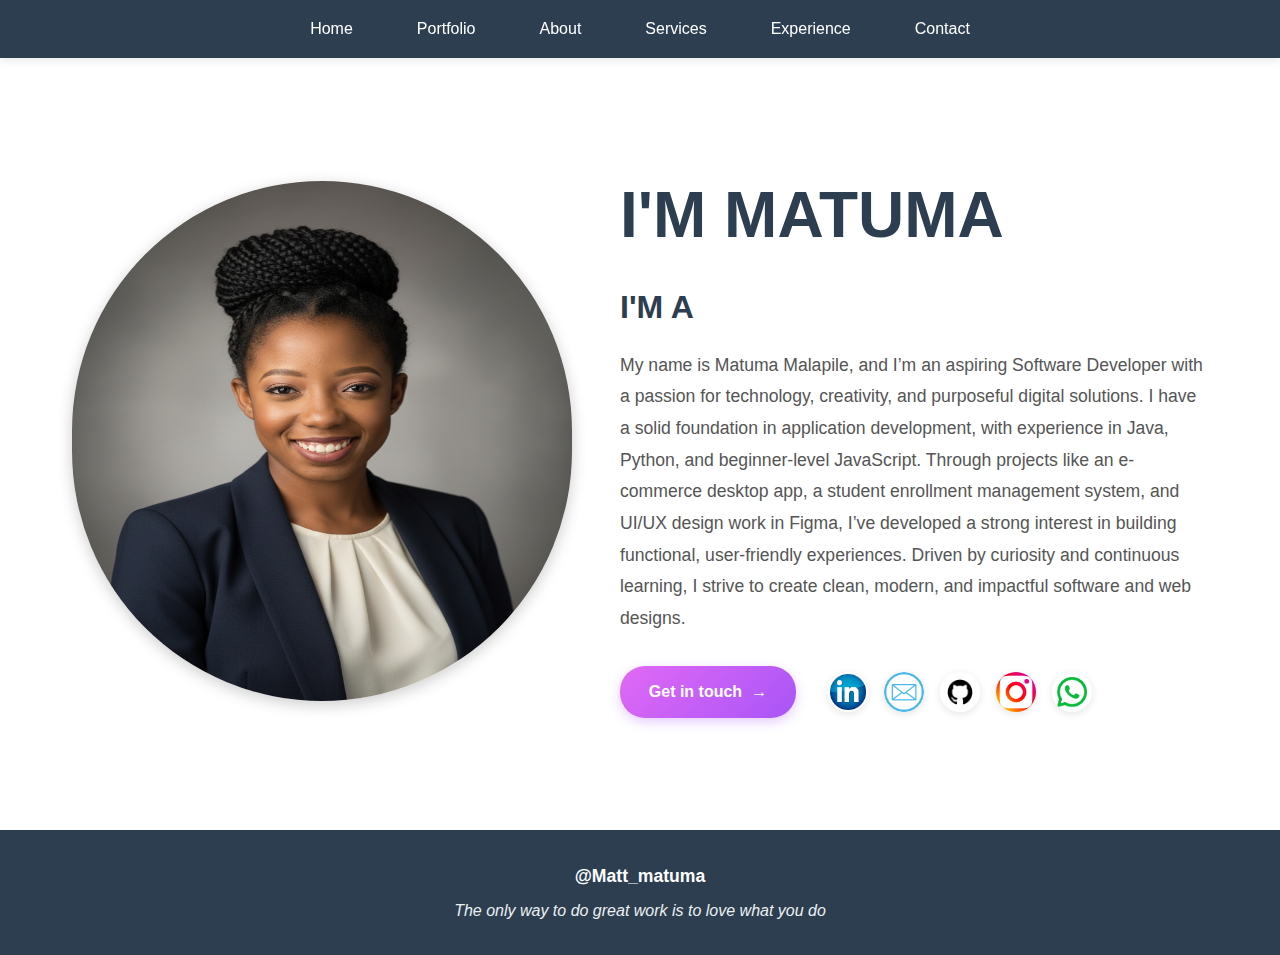
<file: index.html>
<!DOCTYPE html>
<html lang=""en">
<head>
    <meta charset="UTF-8">
    <meta name="viewport" content="width= device-width initial-scale = 1.0">
    <title> MY PORTFOLIO</title>
    <link rel="stylesheet" href="style.css">
</head>
<body>
    <nav>
        <ul>
            <li><a href="index.html">Home</a></li>
            <li><a href="Portfolio.html">Portfolio</a></li>
            <li><a href="about.html">About</a></li>
            <li><a href="services.html">Services</a></li>
            <li><a href="Experience.html">Experience</a></li>
            <li><a href="contact.html">Contact</a></li>
        </ul>
    </nav>

    <div>
        <img src="/images/me.png" style="width:500px;height:520px;">
    
    
     <main> 
        <h1>I'M MATUMA</h1>
        <h2>I'M A <span class="animated-text"></span></h2>
        <p1> My name is Matuma Malapile, and I’m an aspiring Software Developer with a passion for technology, 
            creativity, and purposeful digital solutions. I have a solid foundation in application development, with experience in Java, 
            Python, and beginner-level JavaScript. Through projects like an e-commerce desktop app, a student enrollment 
            management system, and UI/UX design work in Figma, I’ve developed a strong interest in building functional, user-friendly experiences. 
            Driven by curiosity and continuous learning, I strive to create clean, modern, and impactful software and web designs.</p1>
          
       
            <div class="social-icons-container">
                <h3>Get in touch</h3>
                <a href="https://www.linkedin.com/in/matuma-malapile-b3aa69199" target="_blank">
                    <img src="/images/in.png" alt="LinkedIn" width="40">
                </a>
                
                <a href="mailto:matumamalapile@gmail.com" target="_blank">
                    <img src="/images/email.png" alt="Email" width="40">
                </a>
                
                <a href="https://github.com/MatumaMalapile" target="_blank">
                    <img src="/images/github.png" alt="GitHub" width="40">
                </a>
                
                <a href="https://www.instagram.com/YOUR_USERNAME" target="_blank">
                    <img src="/images/insta.png" alt="Instagram" width="40">
                </a>
                
                <a href="https://whatsapp.com/dl/" target="_blank">
                    <img src="/images/whats.png" alt="WhatsApp" width="40">
                </a>
            </div>
        </div>

    </main>
<footer>
    <p1>@Matt_matuma</p1>
    <p2>The only way to do great work is to love what you do</p2>
</footer>
</body>
</html>
</file>
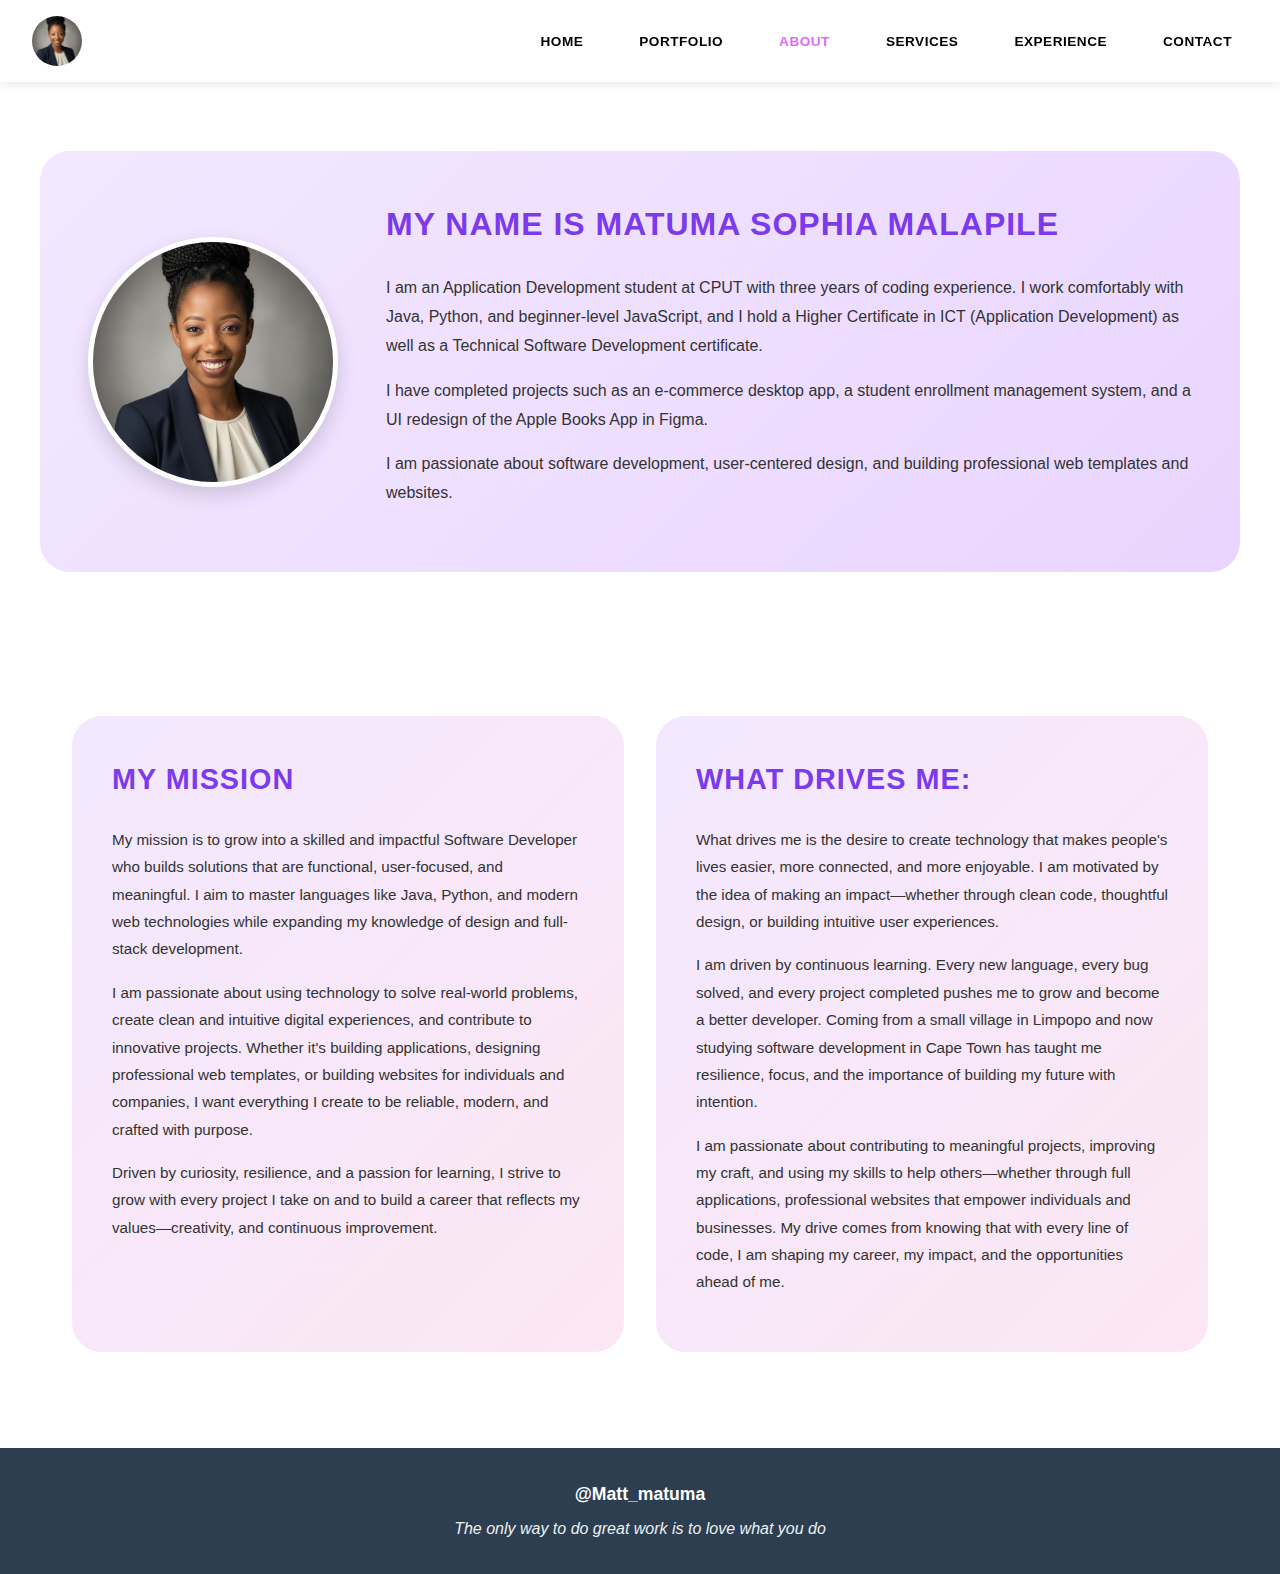
<file: about.html>
<!DOCTYPE html>
<html lang="en">
<head>
    <meta charset="UTF-8">
    <meta name="viewport" content="width=device-width, initial-scale=1.0">
    <title>About - MY PORTFOLIO</title>
    <link rel="stylesheet" href="style.css">
</head>
<body>
    <nav class="portfolio-nav"> 
        <img src="/images/me.png" alt="Profile Picture">
        <ul>
            <li><a href="index.html">HOME</a></li>
            <li><a href="Portfolio.html">PORTFOLIO</a></li>
            <li><a href="about.html" class="active">ABOUT</a></li>
            <li><a href="services.html">SERVICES</a></li>
            <li><a href="Experience.html">EXPERIENCE</a></li>
            <li><a href="contact.html">CONTACT</a></li>
        </ul>
    </nav>

    <br>
    <br>
        <!-- About Header Section -->
        <div class="about-header">
            <img src="/images/me.png" alt="Matuma Sophia Malapile" class="about-header-image">
            <div class="about-header-content">
                <h1>My Name is Matuma Sophia Malapile</h1>
                <p>
                    I am an Application Development student at CPUT with three years of coding 
                    experience. I work comfortably with Java, Python, and beginner-level JavaScript, and I 
                    hold a Higher Certificate in ICT (Application Development) as well as a Technical 
                    Software Development certificate.
                </p>
                <p>
                    I have completed projects such as an e-commerce desktop app, a student 
                    enrollment management system, and a UI redesign of the Apple Books App in 
                    Figma.
                </p>
                <p>
                    I am passionate about software development, user-centered design, and building 
                    professional web templates and websites.
                </p>
            </div>
        </div>
    <div class="about-container">
        <div class="about-sections">
            <div class="about-section">
                <h2>My Mission</h2>
                <p>
                    My mission is to grow into a skilled and impactful Software Developer who builds 
                    solutions that are functional, user-focused, and meaningful. I aim to master languages 
                    like Java, Python, and modern web technologies while expanding my knowledge of design 
                    and full-stack development.
                </p>
                <p>
                    I am passionate about using technology to solve real-world problems, create clean and 
                    intuitive digital experiences, and contribute to innovative projects. Whether it's building 
                    applications, designing professional web templates, or building websites for individuals 
                    and companies, I want everything I create to be reliable, modern, and crafted with purpose.
                </p>
                <p>
                    Driven by curiosity, resilience, and a passion for learning, I strive to grow with every 
                    project I take on and to build a career that reflects my values—creativity, and continuous 
                    improvement.
                </p>
            </div>

            
            <div class="about-section">
                <h2>What Drives Me:</h2>
                <p>
                    What drives me is the desire to create technology that makes people's lives easier, more 
                    connected, and more enjoyable. I am motivated by the idea of making an impact—whether 
                    through clean code, thoughtful design, or building intuitive user experiences.
                </p>
                <p>
                    I am driven by continuous learning. Every new language, every bug solved, and every project 
                    completed pushes me to grow and become a better developer. Coming from a small village in 
                    Limpopo and now studying software development in Cape Town has taught me resilience, focus, 
                    and the importance of building my future with intention.
                </p>
                <p>
                    I am passionate about contributing to meaningful projects, improving my craft, and using my 
                    skills to help others—whether through full applications, professional websites that empower 
                    individuals and businesses. My drive comes from knowing that with every line of code, I am 
                    shaping my career, my impact, and the opportunities ahead of me.
                </p>
            </div>
        </div>
    </div>

    <footer>
        <p1>@Matt_matuma</p1>
        <p2>The only way to do great work is to love what you do</p2>
    </footer>

</body>
</html>
</file>
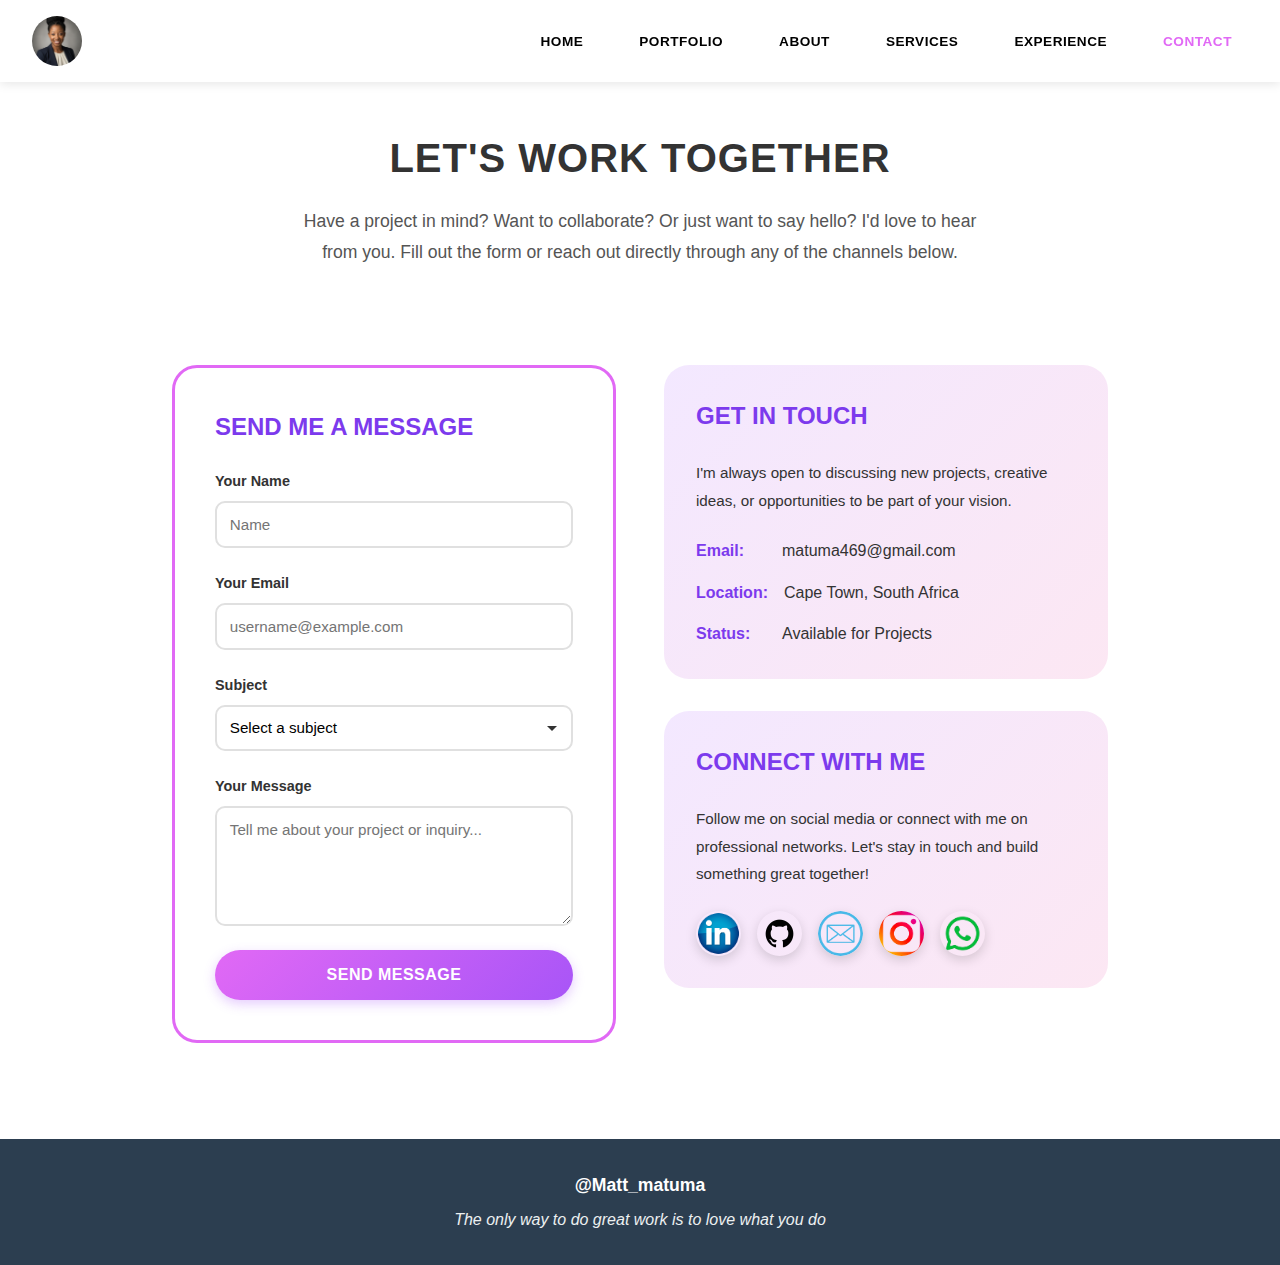
<file: contact.html>
<!DOCTYPE html>
<html lang="en">
<head>
    <meta charset="UTF-8">
    <meta name="viewport" content="width=device-width, initial-scale=1.0">
    <title>Contact - MY PORTFOLIO</title>
    <link rel="stylesheet" href="style.css">
    <style>
        /* Success Message Popup */
        .success-popup {
            display: none;
            position: fixed;
            top: 50%;
            left: 50%;
            transform: translate(-50%, -50%);
            background: linear-gradient(135deg, #e169f5, #a855f7);
            color: white;
            padding: 2rem 3rem;
            border-radius: 20px;
            box-shadow: 0 10px 40px rgba(0, 0, 0, 0.3);
            z-index: 1000;
            text-align: center;
            animation: slideIn 0.3s ease-out;
        }

        .success-popup.show {
            display: block;
        }

        .success-popup h3 {
            font-size: 1.5rem;
            margin-bottom: 0.5rem;
        }

        .success-popup p {
            font-size: 1rem;
            opacity: 0.9;
        }

        .success-popup .checkmark {
            font-size: 3rem;
            margin-bottom: 1rem;
        }

        @keyframes slideIn {
            from {
                transform: translate(-50%, -60%);
                opacity: 0;
            }
            to {
                transform: translate(-50%, -50%);
                opacity: 1;
            }
        }

        /* Overlay for popup */
        .popup-overlay {
            display: none;
            position: fixed;
            top: 0;
            left: 0;
            width: 100%;
            height: 100%;
            background: rgba(0, 0, 0, 0.5);
            z-index: 999;
        }

        .popup-overlay.show {
            display: block;
        }
    </style>
</head>
<body>
    <nav class="portfolio-nav"> 
        <img src="/images/me.png" alt="Profile Picture">
        <ul>
            <li><a href="index.html">HOME</a></li>
            <li><a href="Portfolio.html">PORTFOLIO</a></li>
            <li><a href="about.html">ABOUT</a></li>
            <li><a href="services.html">SERVICES</a></li>
            <li><a href="Experience.html">EXPERIENCE</a></li>
            <li><a href="contact.html" class="active">CONTACT</a></li>
        </ul>
    </nav>

   <br>
        <!-- Contact Header -->
        <h1 class="contact-title">Let's Work Together</h1>
        <p class="contact-subtitle">
            Have a project in mind? Want to collaborate? Or just want to say hello? 
            I'd love to hear from you. Fill out the form or reach out directly through any of the channels below.
        </p>
        
     <div class="contact-container">
        <!-- Contact Content -->
        <div class="contact-content">
            <!-- Contact Form -->
            <div class="contact-form-section">
                <h2>Send Me a Message</h2>
                <form class="contact-form" id="contactForm" action="https://formspree.io/f/YOUR_FORM_ID" method="POST">
                    <div class="form-group">
                        <label for="name">Your Name</label>
                        <input type="text" id="name" name="name" placeholder="Name" required>
                    </div>

                    <div class="form-group">
                        <label for="email">Your Email</label>
                        <input type="email" id="email" name="email" placeholder="username@example.com" required>
                    </div>

                    <div class="form-group">
                        <label for="subject">Subject</label>
                        <select id="subject" name="subject" required>
                            <option value="" disabled selected>Select a subject</option>
                            <option value="query">General Query</option>
                            <option value="ui-ux-design">UI/UX Design Services</option>
                            <option value="web-development">Web Development Services</option>
                            <option value="app-development">Application Development Services</option>
                            <option value="business-branding">Business Branding Services</option>
                        </select>
                    </div>

                    <div class="form-group">
                        <label for="message">Your Message</label>
                        <textarea id="message" name="message" placeholder="Tell me about your project or inquiry..." required></textarea>
                    </div>

                    <button type="submit" class="submit-btn">Send Message</button>
                </form>
            </div>

            <!-- Contact Info -->
            <div class="contact-info-section">
                <!-- Contact Details Card -->
                <div class="contact-info-card">
                    <h2>Get In Touch</h2>
                    <p>
                        I'm always open to discussing new projects, creative ideas, or opportunities to be part of your vision.
                    </p>
                    <div class="contact-details">
                        <div class="contact-detail-item">
                            <strong>Email:</strong>
                            <a href="mailto:matuma469@gmail.com">matuma469@gmail.com</a>
                        </div>
                        <div class="contact-detail-item">
                            <strong>Location:</strong>
                            <span>Cape Town, South Africa</span>
                        </div>
                        <div class="contact-detail-item">
                            <strong>Status:</strong>
                            <span>Available for Projects</span>
                        </div>
                    </div>
                </div>

                <!-- Social Media Card -->
                <div class="contact-info-card">
                    <h2>Connect With Me</h2>
                    <p>
                        Follow me on social media or connect with me on professional networks. 
                        Let's stay in touch and build something great together!
                    </p>
                    <div class="contact-social-links">
                        <a href="https://www.linkedin.com/in/matuma-malapile-b3aa69199" target="_blank" title="LinkedIn">
                            <img src="/images/in.png" alt="LinkedIn">
                        </a>
                        <a href="https://github.com/MatumaMalapile" target="_blank" title="GitHub">
                            <img src="/images/github.png" alt="GitHub">
                        </a>
                        <a href="https://mail.google.com/mail/u/0/#inbox" target="_blank" title="Email">
                            <img src="/images/email.png" alt="Email">
                        </a>
                        <a href="https://www.instagram.com/YOUR_USERNAME" target="_blank" title="Instagram">
                            <img src="/images/insta.png" alt="Instagram">
                        </a>
                        <a href="https://whatsapp.com/dl/" target="_blank" title="WhatsApp">
                            <img src="/images/whats.png" alt="WhatsApp">
                        </a>
                    </div>
                </div>
            </div>
        </div>
    </div>

    <!-- Success Popup -->
    <div class="popup-overlay" id="popupOverlay"></div>
    <div class="success-popup" id="successPopup">
        <div class="checkmark">✓</div>
        <h3>Message Sent Successfully!</h3>
        <p>Thank you for reaching out. I'll get back to you soon.</p>
    </div>

    <footer>
        <p1>@Matt_matuma</p1>
        <p2>The only way to do great work is to love what you do</p2>
    </footer>

    <script>
        const form = document.getElementById('contactForm');
        const successPopup = document.getElementById('successPopup');
        const popupOverlay = document.getElementById('popupOverlay');

        form.addEventListener('submit', async function(e) {
            e.preventDefault();
            
            const formData = new FormData(form);
            
            try {
                const response = await fetch(form.action, {
                    method: 'POST',
                    body: formData,
                    headers: {
                        'Accept': 'application/json'
                    }
                });

                if (response.ok) {
                    // Clear the form
                    form.reset();
                    
                    // Show success popup
                    popupOverlay.classList.add('show');
                    successPopup.classList.add('show');
                    
                    // Hide popup after 3 seconds
                    setTimeout(() => {
                        popupOverlay.classList.remove('show');
                        successPopup.classList.remove('show');
                    }, 3000);
                } else {
                    alert('Oops! There was a problem sending your message. Please try again or email me directly.');
                }
            } catch (error) {
                alert('Oops! There was a problem sending your message. Please try again or email me directly.');
            }
        });

        // Close popup when clicking overlay
        popupOverlay.addEventListener('click', function() {
            popupOverlay.classList.remove('show');
            successPopup.classList.remove('show');
        });
    </script>

</body>
</html>
</file>
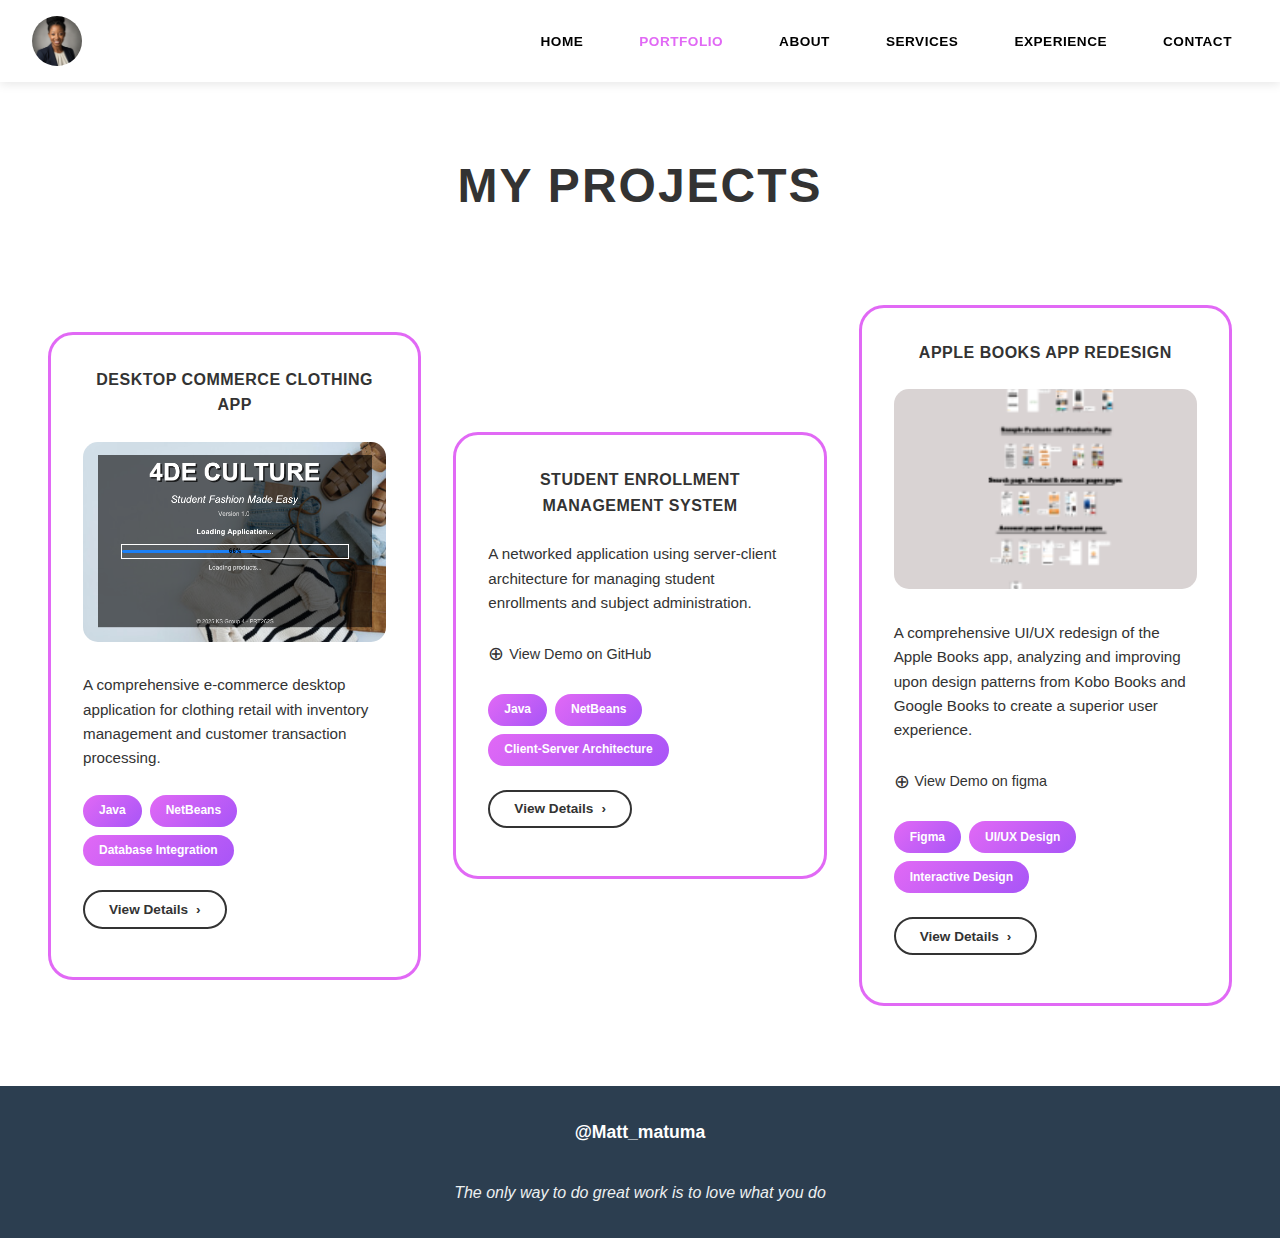
<file: Portfolio.html>
<!DOCTYPE html>
<html lang="en">
    <head>
        <meta charset="UTF-8">
        <meta name="viewport" content="width=device-width, initial-scale=1.0">
        <title>MY PORTFOLIO</title>
        <link rel="stylesheet" href="style.css">
    </head>
    
    <body>
        <nav class="portfolio-nav"> 
            <img src="/images/me.png" alt="Profile Picture">
            <ul>
                <li><a href="index.html">HOME</a></li>
                <li><a href="Portfolio.html" class="active">PORTFOLIO</a></li>
                <li><a href="about.html">ABOUT</a></li>
                <li><a href="services.html">SERVICES</a></li>
                <li><a href="Experience.html">EXPERIENCE</a></li>
                <li><a href="contact.html">CONTACT</a></li>
            </ul>
        </nav>
        
        
        <h1 class="portfolio-title">MY PROJECTS</h1>
        
        <div class="projects-grid">
            <!-- Project 1 -->
             
            <div class="project-card">
                <h3>Desktop Commerce Clothing App</h3>
                <img src="/images/4DE.png" class="project-image" alt="4DE Culture App">
                <p class="project-description">
                    A comprehensive e-commerce desktop application for clothing
                    retail with inventory management and customer transaction
                    processing.
                </p>
                <div class="tech-tags">
                    <span class="tech-tag">Java</span>
                    <span class="tech-tag">NetBeans</span>
                    <span class="tech-tag">Database Integration</span>
                </div>
                
                <button class="view-details-btn" onclick="toggleDetails(this)">
                    View Details <span class="arrow">›</span>
                </button>
                
                <!-- Expandable Details Section -->
                 
                <div class="project-details">
                    <div class="details-content">
                        <h4>Key Features:</h4>
                        
                        <ul>
                            <li>Product catalog management</li>
                            <li>Shopping cart functionality</li>
                            <li>Inventory tracking system</li>
                            <li>User authentication</li>
                            <li>Transaction processing</li>
                            <li>Sales reporting and analytics</li>
                         </ul>
                    </div>
                </div>
            </div>
            
            <!-- Project 2 -->
             <div class="project-card">
                <h3>Student Enrollment Management System</h3>
                <p class="project-description">
                    A networked application using server-client architecture for managing 
                    student enrollments and subject administration.
                </p>
                
                <a href="https://github.com/MatumaMalapile/ADP-PROJECT/tree/master/src/main/java/Connection" target="_blank" class="view-demo">View Demo on GitHub</a>
                <div class="tech-tags">
                    <span class="tech-tag">Java</span>
                    <span class="tech-tag">NetBeans</span>
                    <span class="tech-tag">Client-Server Architecture</span>
                </div>
                
                <button class="view-details-btn" onclick="toggleDetails(this)">
                    View Details <span class="arrow">›</span>
                </button>
                
                <!-- Expandable Details Section -->
                 
                <div class="project-details">
                    <div class="details-content">
                        <h4>Key Features:</h4>
                        <ul>
                            <li>Multi-client server architecture</li>
                            <li>Student enrollment processing</li>
                            <li>Admin dashboard for student management</li>
                            <li>Subject creation and management</li>
                            <li>Role-based access control</li>
                            <li>Real-time data synchronization</li>
                        </ul>
                    </div>
                </div>
            </div>
            
            <!-- Project 3 -->
             
            <div class="project-card">
                <h3>Apple Books App Redesign</h3>
                <img src="/images/design.png" class="project-image" alt="Apple Books Redesign">
                <p class="project-description">
                    A comprehensive UI/UX redesign of the Apple Books app, 
                    analyzing and improving upon design patterns from Kobo Books 
                    and Google Books to create a superior user experience.
                </p>
                
                <a href="https://www.figma.com/proto/zR8wRjkbwIqcX09EwcoDTL/Group-wireframes-project?node-id=429-344&starting-point-node-id=643%3A616" target="_blank" 
                    class="view-demo">View Demo on figma</a>
                <div class="tech-tags">
                    <span class="tech-tag">Figma</span>
                    <span class="tech-tag">UI/UX Design</span>
                    <span class="tech-tag">Interactive Design</span>
                </div>
                
                <button class="view-details-btn" onclick="toggleDetails(this)">
                    View Details <span class="arrow">›</span>
                </button>
                
                <!-- Expandable Details Section -->
                 
                <div class="project-details">
                    <div class="details-content">
                        <h4>Key Features:</h4>
                        <ul>
                            <li>Modern, intuitive interface design</li>
                            <li>Enhanced reading experience</li>
                            <li>Improved navigation and discovery</li>
                            <li>Custom library organization</li>
                            <li>Interactive prototypes</li>
                            <li>Accessibility-focused design</li>
                        </ul>
                    </div>
                </div>
            </div>
        </div>
        
        <footer>
            <p1>@Matt_matuma</p1>
            <br>
            <p2>The only way to do great work is to love what you do</p2>
        </footer>
        
        <script>
        function toggleDetails(button) {
            const card = button.closest('.project-card');
            const details = card.querySelector('.project-details');
            
            // Toggle the expanded class
            details.classList.toggle('expanded');
            button.classList.toggle('active');
            
            // Update button text
            if (details.classList.contains('expanded')) {
                button.innerHTML = 'Hide Details <span class="arrow">›</span>';
            } else {
                button.innerHTML = 'View Details <span class="arrow">›</span>';
            }
        }
        
        </script>

</body>
</html>
</file>
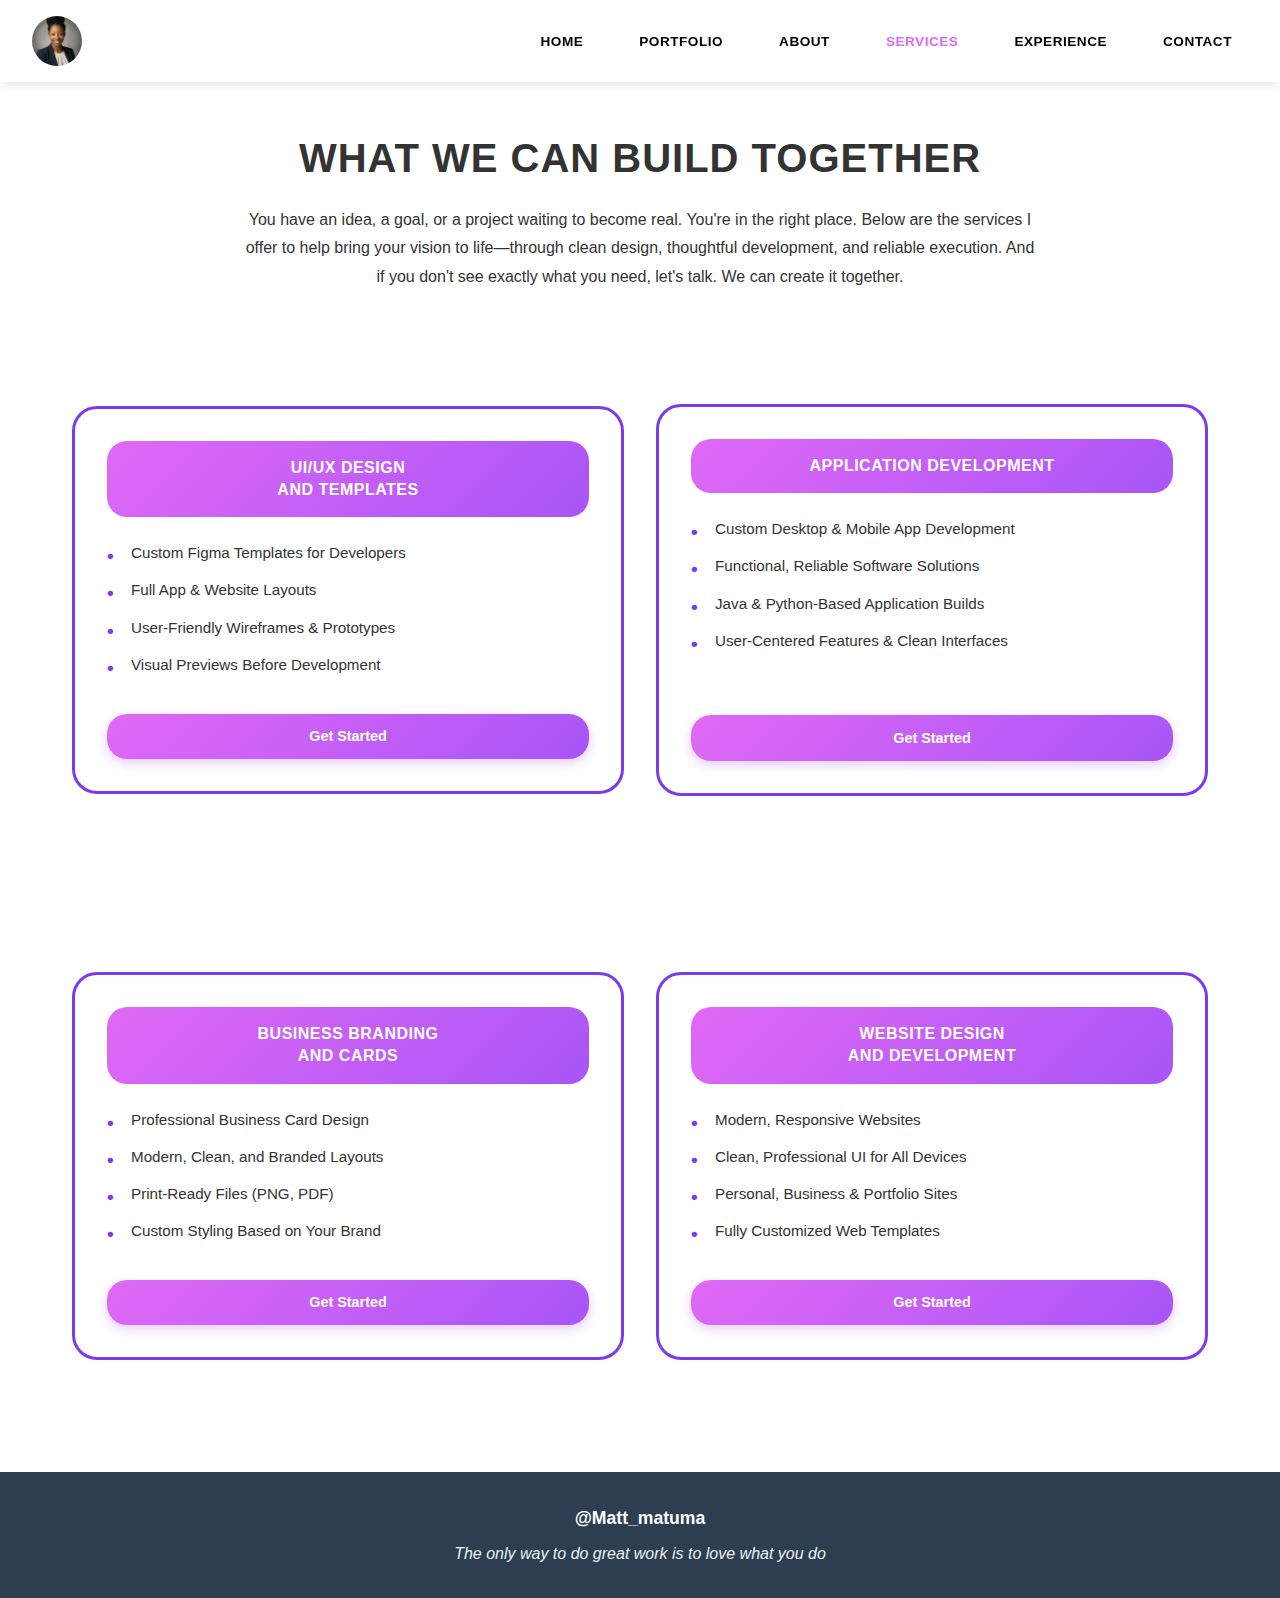
<file: services.html>
<!DOCTYPE html>
<html lang="en">
<head>
    <meta charset="UTF-8">
    <meta name="viewport" content="width=device-width, initial-scale=1.0">
    <title>Services - MY PORTFOLIO</title>
    <link rel="stylesheet" href="style.css">
</head>
<body>
    <nav class="portfolio-nav"> 
        <img src="/images/me.png" alt="Profile Picture">
        <ul>
            <li><a href="index.html">HOME</a></li>
            <li><a href="Portfolio.html">PORTFOLIO</a></li>
            <li><a href="about.html">ABOUT</a></li>
            <li><a href="services.html" class="active">SERVICES</a></li>
            <li><a href="Experience.html">EXPERIENCE</a></li>
            <li><a href="contact.html">CONTACT</a></li>
        </ul>
    </nav>
    <br>
        <h1 class="services-title">What We Can Build Together</h1>
        <p class="services-subtitle">
            You have an idea, a goal, or a project waiting to become real. You're in the right place. 
            Below are the services I offer to help bring your vision to life—through clean design, 
            thoughtful development, and reliable execution. And if you don't see exactly what you need, 
            let's talk. We can create it together.
        </p>

    
        <div class="services-grid">
            <!-- Service 1: UI/UX Design -->
            <div class="service-card">
                <div class="service-card-header">
                    <h3>UI/UX Design<br>and Templates</h3>
                </div>
                <ul class="service-features">
                    <li>Custom Figma Templates for Developers</li>
                    <li>Full App & Website Layouts</li>
                    <li>User-Friendly Wireframes & Prototypes</li>
                    <li>Visual Previews Before Development</li>
                </ul>
                <a href="contact.html" class="get-started-btn">Get Started</a>
            </div>

            <!-- Service 2: Application Development -->
            <div class="service-card">
                <div class="service-card-header">
                    <h3>Application Development</h3>
                </div>
                <ul class="service-features">
                    <li>Custom Desktop & Mobile App Development</li>
                    <li>Functional, Reliable Software Solutions</li>
                    <li>Java & Python-Based Application Builds</li>
                    <li>User-Centered Features & Clean Interfaces</li><br>
                </ul>
                <a href="contact.html" class="get-started-btn">Get Started</a>
            </div>
        </div> 
    

        <div class="services-grid">
            <!-- Service 3: Business Branding -->
            <div class="service-card">
                <div class="service-card-header">
                    <h3>Business Branding<br>and Cards</h3>
                </div>
                <ul class="service-features">
                    <li>Professional Business Card Design</li>
                    <li>Modern, Clean, and Branded Layouts</li>
                    <li>Print-Ready Files (PNG, PDF)</li>
                    <li>Custom Styling Based on Your Brand</li>
                </ul>
                <a href="contact.html" class="get-started-btn">Get Started</a>
           </div>
                 
            <!-- Service 4: Website Design -->
            <div class="service-card">
                <div class="service-card-header">
                    <h3>Website Design<br>and Development</h3>
                </div>
                <ul class="service-features">
                    <li>Modern, Responsive Websites</li>
                    <li>Clean, Professional UI for All Devices</li>
                    <li>Personal, Business & Portfolio Sites</li>
                    <li>Fully Customized Web Templates</li>
                </ul>
                <a href="contact.html" class="get-started-btn">Get Started</a>
            </div>
        </div>
     </body>

     <footer>
         <p1>@Matt_matuma</p1>
        <p2>The only way to do great work is to love what you do</p2>
    </footer>

</body>
</html>
</file>
<file: style.css>
* {
    margin: 0;
    padding: 0;
    box-sizing: border-box;
}

body {
    font-family: 'Arial', sans-serif;
    line-height: 1.6;
    color: #333;
}

/* ========== HOME PAGE STYLES ========== */

/* Navigation Styles for Home Page */
nav {
    background-color: #2c3e50;
    padding: 1rem 0;
    position: fixed;
    top: 0;
    left: 0;
    right: 0;
    z-index: 1000;
    box-shadow: 0 2px 10px rgba(0, 0, 0, 0.1);
}

/* Add padding to body to prevent content from hiding under fixed nav */
body {
    padding-top: 100px;
}

body {
    font-family: 'Arial', sans-serif;
    line-height: 1.6;
    color: #333;
}

nav ul {
    list-style: none;
    display: flex;
    justify-content: center;
    gap: 2rem;
    flex-wrap: wrap;
}

nav ul li a {
    color: white;
    text-decoration: none;
    padding: 0.5rem 1rem;
    transition: background-color 0.3s;
    border-radius: 5px;
}

nav ul li a:hover {
    background-color: #34495e;
}

/* Main Content Container - Side by Side Layout */
body > div {
    display: flex;
    align-items: center;
    justify-content: center;
    gap: 3rem;
    padding: 4rem 2rem;
    max-width: 1200px;
    margin: 0 auto;
}

/* Image Styling for Home Page */
body > div > img {
    border-radius: 500px;
    box-shadow: 0 4px 15px rgba(0, 0, 0, 0.2);
    flex-shrink: 0;
}

/* Main Text Content */
main {
    flex: 1;
    max-width: 600px;
}

main h1 {
    font-size: 4rem;
    color: #2c3e50;
    margin-bottom: 1rem;
}

main h2 {
    font-size: 2rem;
    color: #2c3e50;
    margin-bottom: 1rem;
}

/* Animated Text Rotation */
.animated-text {
    color: #e169f5;
    font-weight: 700;
}

.animated-text::after {
    content: '';
    animation: textRotate 6s infinite;
}

@keyframes textRotate {
    0%, 25% {
        content: 'SOFTWARE DEVELOPER';
    }
    26%, 50% {
        content: 'UI/UX DESIGNER';
    }
    51%, 75% {
        content: 'WEB DEVELOPER';
    }
    76%, 100% {
        content: 'APPLICATION DEVELOPER';
    }
}

main p1 {
    display: block;
    font-size: 1.1rem;
    line-height: 1.8;
    color: #555;
}

/* Get in Touch Section */
main h3 {
    display: inline-block;
    background: linear-gradient(135deg, #e169f5, #a855f7);
    color: white;
    padding: 0.8rem 1.8rem;
    border-radius: 25px;
    font-size: 1rem;
    font-weight: 600;
    margin-right: 1rem;
    box-shadow: 0 4px 12px rgba(168, 85, 247, 0.3);
    transition: transform 0.3s, box-shadow 0.3s;
    cursor: pointer;
}

main h3:hover {
    transform: translateY(-2px);
    box-shadow: 0 6px 16px rgba(168, 85, 247, 0.4);
}

main h3::after {
    content: ' →';
    margin-left: 0.3rem;
}

/* Social Media Icons Container */
.social-icons-container {
    display: flex;
    align-items: center;
    gap: 1rem;
    flex-wrap: wrap;
    margin-top: 2rem;
}

/* Social Media Icons */
main a {
    display: inline-flex;
    align-items: center;
    justify-content: center;
    transition: transform 0.3s;
}

main a:hover {
    transform: translateY(-5px);
}

main a img {
    width: 40px;
    height: 40px;
    border-radius: 50%;
    box-shadow: 0 2px 8px rgba(0, 0, 0, 0.1);
}

/* Footer Styles */
footer {
    background-color: #2c3e50;
    color: white;
    text-align: center;
    padding: 2rem;
    margin-top: 3rem;
}

footer p1,
footer p2 {
    display: block;
}

footer p1 {
    font-weight: bold;
    font-size: 1.1rem;
    margin-bottom: 0.5rem;
}

footer p2 {
    font-style: italic;
    color: #ecf0f1;
}

/* Responsive Design - Stack on Mobile */
@media (max-width: 768px) {
    body {
        padding-top: 140px; /* More space for wrapped nav on mobile */
    }

    body > div {
        flex-direction: column;
        padding: 2rem 1rem;
        gap: 2rem;
    }
    
    main h1 {
        font-size: 2rem;
    }
    
    nav {
        padding: 0.8rem 0;
    }

    nav ul {
        gap: 0.5rem;
        padding: 0 0.5rem;
    }

    nav ul li a {
        padding: 0.4rem 0.6rem;
        font-size: 0.85rem;
    }
}

/* ========== PORTFOLIO PAGE STYLES ========== */

/* Portfolio Navigation - Different from Home */
.portfolio-nav {
    display: flex;
    align-items: center;
    justify-content: space-between;
    padding: 1rem 2rem;
    background-color: white;
    box-shadow: 0 2px 10px rgba(0, 0, 0, 0.1);
    position: fixed;
    top: 0;
    left: 0;
    right: 0;
    z-index: 1000;
}

.portfolio-nav img {
    border-radius: 50%;
    width: 50px;
    height: 50px;
    object-fit: cover;
}

.portfolio-nav ul {
    display: flex;
    gap: 1.5rem;
    list-style: none;
    flex-wrap: wrap;
}

.portfolio-nav ul li a {
    color: #000;
    text-decoration: none;
    font-weight: 700;
    font-size: 0.85rem;
    text-transform: uppercase;
    letter-spacing: 0.5px;
    transition: color 0.3s;
}

.portfolio-nav ul li a:hover,
.portfolio-nav ul li a.active {
    color: #e169f5;
}

/* Portfolio Page Title */
.portfolio-title {
    text-align: center;
    font-size: 3rem;
    font-weight: 900;
    margin: 3rem 0;
    letter-spacing: 2px;
}

/* Projects Grid */
.projects-grid {
    display: grid;
    grid-template-columns: repeat(auto-fit, minmax(300px, 1fr));
    gap: 2rem;
    padding: 2rem 3rem;
    max-width: 1400px;
    margin: 0 auto;
}

/* Project Card */
.project-card {
    background: white;
    border: 3px solid #e169f5;
    border-radius: 25px;
    padding: 2rem;
    transition: transform 0.3s, box-shadow 0.3s;
}

.project-card:hover {
    transform: translateY(-5px);
    box-shadow: 0 10px 30px rgba(225, 105, 245, 0.3);
}

.project-card h3 {
    font-size: 1rem;
    font-weight: 900;
    text-transform: uppercase;
    margin-bottom: 1.5rem;
    text-align: center;
    letter-spacing: 0.5px;
}

.project-card .project-image {
    width: 100%;
    height: 200px;
    object-fit: cover;
    border-radius: 15px;
    margin-bottom: 1.5rem;
}

.project-card .project-description {
    font-size: 0.95rem;
    line-height: 1.6;
    color: #333;
    margin-bottom: 1.5rem;
}

.project-card .view-demo {
    display: inline-flex;
    align-items: center;
    gap: 0.3rem;
    font-size: 0.9rem;
    color: #333;
    text-decoration: none;
    margin-bottom: 1.5rem;
}

.project-card .view-demo::before {
    content: '⊕';
    font-size: 1.2rem;
}

/* Expandable Details Section */
.project-details {
    max-height: 0;
    overflow: hidden;
    transition: max-height 0.4s ease-out;
    margin-bottom: 1rem;
}

.project-details.expanded {
    max-height: 800px;
    transition: max-height 0.5s ease-in;
}

.details-content {
    padding-top: 1rem;
    border-top: 2px solid #f3e8ff;
    margin-top: 1rem;
}

.details-content h4 {
    font-size: 0.95rem;
    font-weight: 700;
    color: #7c3aed;
    margin-bottom: 0.8rem;
    text-transform: uppercase;
}

.details-content ul {
    list-style: none;
    padding: 0;
    margin-bottom: 1rem;
}

.details-content ul li {
    font-size: 0.9rem;
    line-height: 1.6;
    color: #333;
    margin-bottom: 0.5rem;
    padding-left: 1.5rem;
    position: relative;
}

.details-content ul li::before {
    content: '•';
    position: absolute;
    left: 0;
    color: #7c3aed;
    font-weight: bold;
    font-size: 1.2rem;
}

/* Tech Tags */
.tech-tags {
    display: flex;
    flex-wrap: wrap;
    gap: 0.5rem;
    margin-bottom: 1rem;
}

.tech-tag {
    background: linear-gradient(135deg, #e169f5, #a855f7);
    color: white;
    padding: 0.4rem 1rem;
    border-radius: 20px;
    font-size: 0.75rem;
    font-weight: 600;
}

.view-details-btn {
    display: inline-flex;
    align-items: center;
    gap: 0.5rem;
    background: transparent;
    color: #333;
    border: 2px solid #333;
    padding: 0.6rem 1.5rem;
    border-radius: 20px;
    font-size: 0.85rem;
    font-weight: 600;
    text-decoration: none;
    transition: all 0.3s;
    margin-top: 0.5rem;
    cursor: pointer;
}

.view-details-btn:hover {
    background: #333;
    color: white;
}

.view-details-btn .arrow {
    transition: transform 0.3s;
}

.view-details-btn.active .arrow {
    transform: rotate(90deg);
}

/* Responsive for Portfolio Page */
@media (max-width: 768px) {
    body {
        padding-top: 70px; /* Adjust for mobile nav height */
    }

    .portfolio-nav {
        flex-direction: row;
        padding: 0.8rem 1rem;
        min-height: auto;
    }
    
    .portfolio-nav img {
        width: 40px;
        height: 40px;
    }

    .portfolio-nav ul {
        gap: 0.5rem;
        justify-content: flex-end;
    }

    .portfolio-nav ul li a {
        font-size: 0.7rem;
        padding: 0.3rem 0.5rem;
    }
    
    .portfolio-title {
        font-size: 1.8rem;
        margin: 2rem 0 1rem;
        padding: 0 1rem;
    }
    
    .projects-grid {
        grid-template-columns: 1fr;
        padding: 1rem;
        gap: 1.5rem;
    }
}

/* ========== ABOUT PAGE STYLES ========== */

/* About Page uses portfolio-nav */
.about-container {
    max-width: 1200px;
    margin: 0 auto;
    padding: 3rem 2rem;
}

/* About Header Section */
.about-header {
    display: flex;
    align-items: center;
    gap: 3rem;
    background: linear-gradient(135deg, #f3e8ff, #e9d5ff);
    border-radius: 30px;
    padding: 3rem;
    margin-bottom: 3rem;
}

.about-header-image {
    width: 250px;
    height: 250px;
    border-radius: 50%;
    object-fit: cover;
    flex-shrink: 0;
    border: 5px solid white;
    box-shadow: 0 8px 20px rgba(0, 0, 0, 0.15);
}

.about-header-content h1 {
    font-size: 2rem;
    font-weight: 900;
    color: #7c3aed;
    text-transform: uppercase;
    margin-bottom: 1.5rem;
    letter-spacing: 1px;
}

.about-header-content p {
    font-size: 1rem;
    line-height: 1.8;
    color: #333;
    margin-bottom: 1rem;
}

/* Mission and Drive Sections */
.about-sections {
    display: grid;
    grid-template-columns: repeat(auto-fit, minmax(450px, 1fr));
    gap: 2rem;
    margin-top: 3rem;
}

.about-section {
    background: linear-gradient(135deg, #f3e8ff, #fce7f3);
    border-radius: 30px;
    padding: 2.5rem;
}

.about-section h2 {
    font-size: 1.8rem;
    font-weight: 900;
    color: #7c3aed;
    text-transform: uppercase;
    margin-bottom: 1.5rem;
    letter-spacing: 1px;
}

.about-section p {
    font-size: 0.95rem;
    line-height: 1.8;
    color: #333;
    margin-bottom: 1rem;
}

/* Responsive for About Page */
@media (max-width: 768px) {
    body {
        padding-top: 70px;
    }

    .about-container {
        padding: 1.5rem 1rem;
    }

    .about-header {
        flex-direction: column;
        padding: 1.5rem;
        text-align: center;
        margin-bottom: 2rem;
    }
    
    .about-header-image {
        width: 150px;
        height: 150px;
    }
    
    .about-header-content h1 {
        font-size: 1.3rem;
        margin-bottom: 1rem;
    }

    .about-header-content p {
        font-size: 0.9rem;
    }
    
    .about-sections {
        grid-template-columns: 1fr;
        gap: 1.5rem;
    }
    
    .about-section {
        padding: 1.5rem;
    }
    
    .about-section h2 {
        font-size: 1.3rem;
        margin-bottom: 1rem;
    }

    .about-section p {
        font-size: 0.9rem;
    }
}

/* ========== SERVICES PAGE STYLES ========== */

.services-container {
    max-width: 1200px;
    margin: 0 auto;
    padding: 3rem 2rem;
}

/* Services Page Title */
.services-title {
    text-align: center;
    font-size: 2.5rem;
    font-weight: 900;
    margin-bottom: 1rem;
    letter-spacing: 1px;
    text-transform: uppercase;
}

/* Services Subtitle */
.services-subtitle {
    text-align: center;
    font-size: 1rem;
    line-height: 1.8;
    color: #333;
    max-width: 800px;
    margin: 0 auto 3rem;
}

/* Services Grid */
.services-grid {
    display: grid;
    grid-template-columns: repeat(auto-fit, minmax(280px, 1fr));
    gap: 2rem;
    margin-top: 3rem;
}

/* Service Card */
.service-card {
    background: white;
    border: 3px solid #7c3aed;
    border-radius: 25px;
    padding: 2rem;
    transition: transform 0.3s, box-shadow 0.3s;
    display: flex;
    flex-direction: column;
}

.service-card:hover {
    transform: translateY(-5px);
    box-shadow: 0 10px 30px rgba(124, 58, 237, 0.3);
}

/* Service Card Header */
.service-card-header {
    background: linear-gradient(135deg, #e169f5, #a855f7);
    color: white;
    padding: 1rem 1.5rem;
    border-radius: 20px;
    text-align: center;
    margin-bottom: 1.5rem;
}

.service-card-header h3 {
    font-size: 1rem;
    font-weight: 900;
    text-transform: uppercase;
    letter-spacing: 0.5px;
    line-height: 1.4;
}

/* Service Features List */
.service-features {
    list-style: none;
    padding: 0;
    margin-bottom: 1.5rem;
    flex-grow: 1;
}

.service-features li {
    font-size: 0.95rem;
    line-height: 1.6;
    color: #333;
    margin-bottom: 0.8rem;
    padding-left: 1.5rem;
    position: relative;
}

.service-features li::before {
    content: '•';
    position: absolute;
    left: 0;
    color: #7c3aed;
    font-weight: bold;
    font-size: 1.2rem;
}

/* Get Started Button */
.get-started-btn {
    display: inline-block;
    background: linear-gradient(135deg, #e169f5, #a855f7);
    color: white;
    padding: 0.7rem 1.8rem;
    border-radius: 20px;
    font-size: 0.9rem;
    font-weight: 600;
    text-decoration: none;
    text-align: center;
    transition: transform 0.3s, box-shadow 0.3s;
    box-shadow: 0 4px 12px rgba(168, 85, 247, 0.3);
}

.get-started-btn:hover {
    transform: translateY(-2px);
    box-shadow: 0 6px 16px rgba(168, 85, 247, 0.4);
}

/* Responsive for Services Page */
@media (max-width: 768px) {
    body {
        padding-top: 70px;
    }

    .services-container {
        padding: 1rem;
    }

    .services-title {
        font-size: 1.5rem;
        margin-bottom: 1rem;
        padding: 0 0.5rem;
    }
    
    .services-subtitle {
        font-size: 0.9rem;
        padding: 0 0.5rem;
        margin-bottom: 2rem;
    }
    
    .services-grid {
        grid-template-columns: 1fr;
        gap: 1.5rem;
        margin-top: 1.5rem;
    }
    
    .service-card {
        padding: 1.5rem;
    }

    .service-card-header h3 {
        font-size: 0.9rem;
    }

    .service-features li {
        font-size: 0.85rem;
    }
}

/* ========== EXPERIENCE PAGE STYLES ========== */

.experience-container {
    max-width: 1200px;
    margin: 0 auto;
    padding: 3rem 2rem;
}

/* Experience Page Title */
.experience-title {
    text-align: center;
    font-size: 1.3rem;
    font-weight: 900;
    line-height: 1.5;
    margin-bottom: 3rem;
    letter-spacing: 0.5px;
    text-transform: uppercase;
    max-width: 900px;
    margin-left: auto;
    margin-right: auto;
}

/* Technologies Section */
.technologies-section {
    background: white;
    border: 3px solid #e169f5;
    border-radius: 40px;
    padding: 3rem;
    max-width: 800px;
    margin: 0 auto 4rem;
}

/* Technologies Grid */
.technologies-grid {
    display: flex;
    justify-content: space-around;
    align-items: center;
    flex-wrap: wrap;
    gap: 3rem;
}

/* Technology Item */
.tech-item {
    display: flex;
    flex-direction: column;
    align-items: center;
    gap: 0.8rem;
    transition: transform 0.3s;
}

.tech-item:hover {
    transform: translateY(-5px);
}

.tech-item img {
    width: 80px;
    height: 80px;
    object-fit: contain;
}

.tech-item span {
    font-size: 0.9rem;
    font-weight: 700;
    color: #333;
    text-transform: uppercase;
}

/* Experience Cards Section */
.experience-cards {
    display: grid;
    grid-template-columns: repeat(auto-fit, minmax(300px, 1fr));
    gap: 2rem;
    margin-top: 3rem;
}

/* Experience Card */
.experience-card {
    background: linear-gradient(135deg, #f3e8ff, #fce7f3);
    border-radius: 25px;
    padding: 2rem;
    transition: transform 0.3s, box-shadow 0.3s;
}

.experience-card:hover {
    transform: translateY(-5px);
    box-shadow: 0 10px 30px rgba(124, 58, 237, 0.2);
}

.experience-card h3 {
    font-size: 1.3rem;
    font-weight: 900;
    color: #7c3aed;
    margin-bottom: 0.5rem;
    text-transform: uppercase;
}

.experience-card .job-title {
    font-size: 1rem;
    font-weight: 600;
    color: #333;
    margin-bottom: 0.5rem;
}

.experience-card .date {
    font-size: 0.85rem;
    color: #666;
    margin-bottom: 1rem;
    font-style: italic;
}

.experience-card .description {
    font-size: 0.95rem;
    line-height: 1.7;
    color: #333;
}

.experience-card ul {
    list-style: none;
    padding: 0;
    margin-top: 1rem;
}

.experience-card ul li {
    font-size: 0.95rem;
    line-height: 1.6;
    color: #333;
    margin-bottom: 0.5rem;
    padding-left: 1.5rem;
    position: relative;
}

.experience-card ul li::before {
    content: '•';
    position: absolute;
    left: 0;
    color: #7c3aed;
    font-weight: bold;
    font-size: 1.2rem;
}

/* Responsive for Experience Page */
@media (max-width: 768px) {
    body {
        padding-top: 70px;
    }

    .experience-container {
        padding: 1.5rem 1rem;
    }

    .experience-title {
        font-size: 1rem;
        padding: 0 0.5rem;
        margin-bottom: 2rem;
    }
    
    .technologies-section {
        padding: 1.5rem 1rem;
        margin-bottom: 2rem;
    }
    
    .technologies-grid {
        gap: 1.5rem;
    }
    
    .tech-item img {
        width: 50px;
        height: 50px;
    }

    .tech-item span {
        font-size: 0.75rem;
    }
    
    .experience-cards {
        grid-template-columns: 1fr;
        gap: 1.5rem;
    }
    
    .experience-card {
        padding: 1.5rem;
    }
    
    .experience-card h3 {
        font-size: 1rem;
    }

    .experience-card .job-title {
        font-size: 0.9rem;
    }

    .experience-card .description,
    .experience-card ul li {
        font-size: 0.85rem;
    }
}

/* ========== CONTACT PAGE STYLES ========== */

.contact-container {
    max-width: 1000px;
    margin: 0 auto;
    padding: 3rem 2rem;
}

/* Contact Page Title */
.contact-title {
    text-align: center;
    font-size: 2.5rem;
    font-weight: 900;
    margin-bottom: 1rem;
    letter-spacing: 1px;
    text-transform: uppercase;
}

/* Contact Subtitle */
.contact-subtitle {
    text-align: center;
    font-size: 1.1rem;
    line-height: 1.8;
    color: #555;
    max-width: 700px;
    margin: 0 auto 3rem;
}

/* Contact Content Wrapper */
.contact-content {
    display: grid;
    grid-template-columns: 1fr 1fr;
    gap: 3rem;
    align-items: start;
}

/* Contact Form Section */
.contact-form-section {
    background: white;
    border: 3px solid #e169f5;
    border-radius: 25px;
    padding: 2.5rem;
}

.contact-form-section h2 {
    font-size: 1.5rem;
    font-weight: 900;
    color: #7c3aed;
    margin-bottom: 1.5rem;
    text-transform: uppercase;
}

/* Form Styles */
.contact-form {
    display: flex;
    flex-direction: column;
    gap: 1.5rem;
}

.form-group {
    display: flex;
    flex-direction: column;
    gap: 0.5rem;
}

.form-group label {
    font-size: 0.9rem;
    font-weight: 600;
    color: #333;
}

.form-group input,
.form-group textarea,
.form-group select {
    padding: 0.8rem;
    border: 2px solid #e0e0e0;
    border-radius: 10px;
    font-size: 0.95rem;
    font-family: 'Arial', sans-serif;
    transition: border-color 0.3s;
    background-color: white;
}

.form-group input:focus,
.form-group textarea:focus,
.form-group select:focus {
    outline: none;
    border-color: #e169f5;
}

.form-group select {
    cursor: pointer;
    appearance: none;
    background-image: url("data:image/svg+xml,%3Csvg xmlns='http://www.w3.org/2000/svg' width='12' height='12' viewBox='0 0 12 12'%3E%3Cpath fill='%23333' d='M6 9L1 4h10z'/%3E%3C/svg%3E");
    background-repeat: no-repeat;
    background-position: right 0.8rem center;
    padding-right: 2.5rem;
}

.form-group textarea {
    min-height: 120px;
    resize: vertical;
}

.submit-btn {
    background: linear-gradient(135deg, #e169f5, #a855f7);
    color: white;
    padding: 1rem 2rem;
    border: none;
    border-radius: 25px;
    font-size: 1rem;
    font-weight: 600;
    cursor: pointer;
    transition: transform 0.3s, box-shadow 0.3s;
    box-shadow: 0 4px 12px rgba(168, 85, 247, 0.3);
    text-transform: uppercase;
    letter-spacing: 0.5px;
}

.submit-btn:hover {
    transform: translateY(-2px);
    box-shadow: 0 6px 16px rgba(168, 85, 247, 0.4);
}

/* Contact Info Section */
.contact-info-section {
    display: flex;
    flex-direction: column;
    gap: 2rem;
}

.contact-info-card {
    background: linear-gradient(135deg, #f3e8ff, #fce7f3);
    border-radius: 25px;
    padding: 2rem;
}

.contact-info-card h2 {
    font-size: 1.5rem;
    font-weight: 900;
    color: #7c3aed;
    margin-bottom: 1.5rem;
    text-transform: uppercase;
}

.contact-info-card p {
    font-size: 0.95rem;
    line-height: 1.8;
    color: #333;
    margin-bottom: 1rem;
}

.contact-details {
    display: flex;
    flex-direction: column;
    gap: 1rem;
    margin-top: 1.5rem;
}

.contact-detail-item {
    display: flex;
    align-items: center;
    gap: 1rem;
}

.contact-detail-item strong {
    font-weight: 700;
    color: #7c3aed;
    min-width: 70px;
}

.contact-detail-item a {
    color: #333;
    text-decoration: none;
    transition: color 0.3s;
}

.contact-detail-item a:hover {
    color: #7c3aed;
}

/* Social Links in Contact */
.contact-social-links {
    display: flex;
    gap: 1rem;
    margin-top: 1.5rem;
    flex-wrap: wrap;
}

.contact-social-links a {
    display: inline-flex;
    align-items: center;
    justify-content: center;
    transition: transform 0.3s;
}

.contact-social-links a:hover {
    transform: translateY(-5px);
}

.contact-social-links a img {
    width: 45px;
    height: 45px;
    border-radius: 50%;
    box-shadow: 0 4px 12px rgba(0, 0, 0, 0.15);
}

/* Responsive for Contact Page */
@media (max-width: 768px) {
    body {
        padding-top: 70px;
    }

    .contact-container {
        padding: 1.5rem 1rem;
    }

    .contact-title {
        font-size: 1.5rem;
        margin-bottom: 0.5rem;
    }
    
    .contact-subtitle {
        font-size: 0.9rem;
        padding: 0 0.5rem;
        margin-bottom: 2rem;
    }
    
    .contact-content {
        grid-template-columns: 1fr;
        gap: 2rem;
    }
    
    .contact-form-section,
    .contact-info-card {
        padding: 1.5rem;
    }
    
    .contact-info-card h2,
    .contact-form-section h2 {
        font-size: 1.2rem;
        margin-bottom: 1rem;
    }

    .contact-info-card p,
    .form-group label {
        font-size: 0.9rem;
    }

    .contact-detail-item {
        flex-direction: column;
        align-items: flex-start;
        gap: 0.3rem;
    }

    .contact-social-links a img {
        width: 40px;
        height: 40px;
    }
}
</file>
